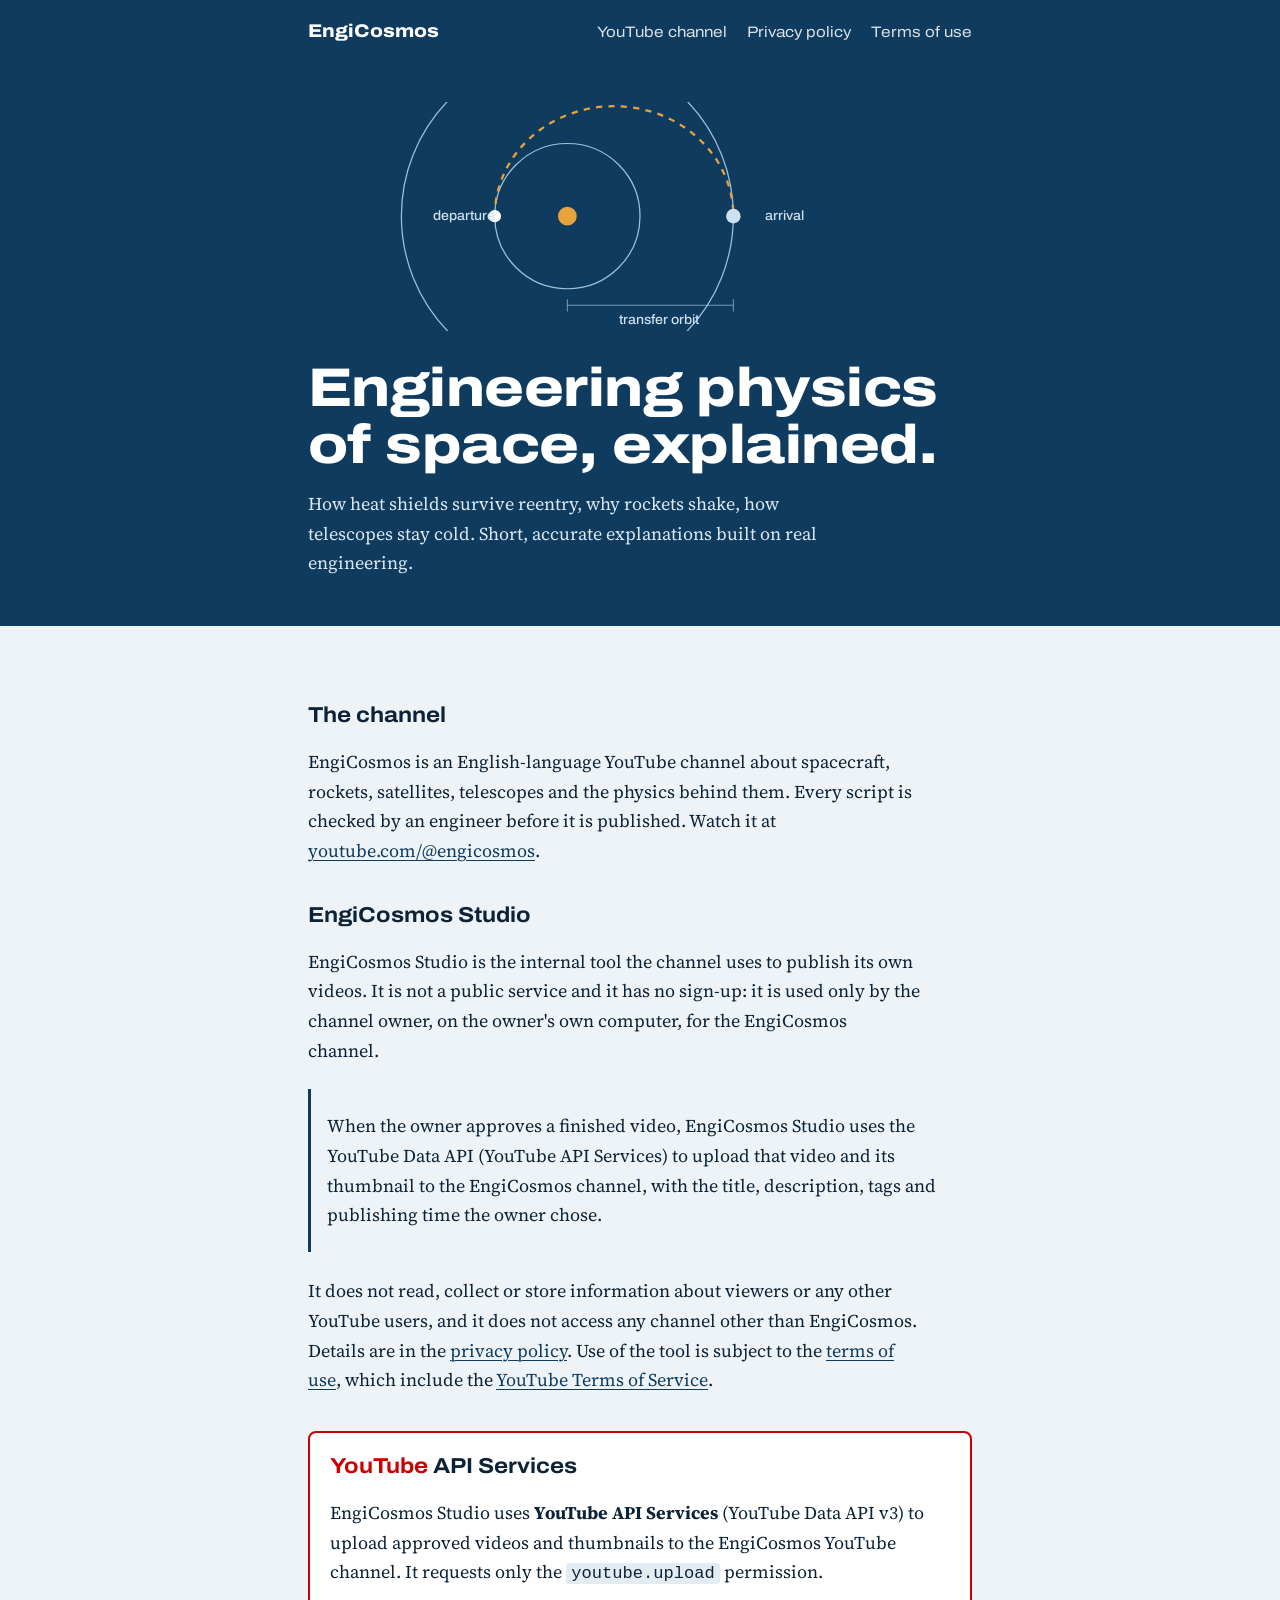
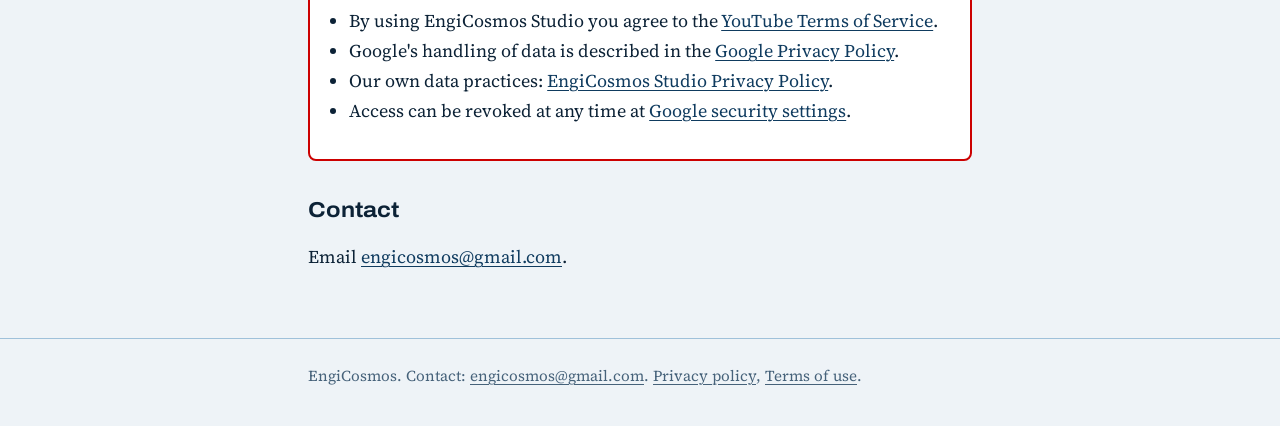
<file: index.html>
<!doctype html><html lang="en"><head><meta charset="utf-8"><meta name="viewport" content="width=device-width, initial-scale=1">
<link rel="preconnect" href="https://fonts.googleapis.com"><link rel="preconnect" href="https://fonts.gstatic.com" crossorigin>
<link href="https://fonts.googleapis.com/css2?family=Archivo:wdth,wght@62..125,400..800&family=Source+Serif+4:opsz,wght@8..60,400;600&display=swap" rel="stylesheet">
<link rel="stylesheet" href="style.css">
<title>EngiCosmos – engineering physics of space</title>
<meta name="description" content="EngiCosmos is a YouTube channel that explains how spacecraft, rockets and telescopes work through engineering physics. EngiCosmos Studio is the channel's internal publishing tool.">
</head><body>
<header class="site"><div class="wrap"><nav aria-label="Main">
<a class="brand" href="index.html">EngiCosmos</a>
<a href="https://www.youtube.com/@engicosmos">YouTube channel</a>
<a href="privacy.html">Privacy policy</a>
<a href="terms.html">Terms of use</a>
</nav></div></header>
<section class="hero"><div class="wrap">
<svg viewBox="0 0 640 220" role="img" aria-label="Line drawing of a transfer orbit from an inner planet to an outer planet around the Sun">
<circle cx="250" cy="110" r="9" fill="#e8a33d"/>
<circle class="trace" cx="250" cy="110" r="70"/><circle class="trace" cx="250" cy="110" r="160"/>
<path class="path" d="M180 110 A115 106 0 0 1 410 110"/>
<circle cx="180" cy="110" r="6" fill="#fff"/><circle cx="410" cy="110" r="7" fill="#cfe0ee"/>
<line class="dim" x1="250" y1="196" x2="410" y2="196"/><line class="dim" x1="250" y1="190" x2="250" y2="202"/><line class="dim" x1="410" y1="190" x2="410" y2="202"/>
<text class="lbl" x="300" y="214">transfer orbit</text><text class="lbl" x="440" y="114">arrival</text><text class="lbl" x="120" y="114">departure</text>
</svg>
<h1>Engineering physics of space, explained.</h1>
<p>How heat shields survive reentry, why rockets shake, how telescopes stay cold. Short, accurate explanations built on real engineering.</p>
</div></section>
<main><div class="wrap">
<h2>The channel</h2>
<p>EngiCosmos is an English-language YouTube channel about spacecraft, rockets, satellites, telescopes and the physics behind them. Every script is checked by an engineer before it is published. Watch it at <a href="https://www.youtube.com/@engicosmos">youtube.com/@engicosmos</a>.</p>
<h2>EngiCosmos Studio</h2>
<p>EngiCosmos Studio is the internal tool the channel uses to publish its own videos. It is not a public service and it has no sign-up: it is used only by the channel owner, on the owner's own computer, for the EngiCosmos channel.</p>
<div class="panel">
<p>When the owner approves a finished video, EngiCosmos Studio uses the YouTube Data API (YouTube API Services) to upload that video and its thumbnail to the EngiCosmos channel, with the title, description, tags and publishing time the owner chose.</p>
</div>
<p>It does not read, collect or store information about viewers or any other YouTube users, and it does not access any channel other than EngiCosmos. Details are in the <a href="privacy.html">privacy policy</a>. Use of the tool is subject to the <a href="terms.html">terms of use</a>, which include the <a href="https://www.youtube.com/t/terms">YouTube Terms of Service</a>.</p>
<section class="yt" aria-labelledby="yt-h">
<h2 id="yt-h"><span class="ytword">YouTube</span> API Services</h2>
<p>EngiCosmos Studio uses <strong>YouTube API Services</strong> (YouTube Data API v3) to upload approved videos and thumbnails to the EngiCosmos YouTube channel. It requests only the <code>youtube.upload</code> permission.</p>
<ul>
<li>By using EngiCosmos Studio you agree to the <a href="https://www.youtube.com/t/terms">YouTube Terms of Service</a>.</li>
<li>Google's handling of data is described in the <a href="https://policies.google.com/privacy">Google Privacy Policy</a>.</li>
<li>Our own data practices: <a href="privacy.html">EngiCosmos Studio Privacy Policy</a>.</li>
<li>Access can be revoked at any time at <a href="https://security.google.com/settings/security/permissions">Google security settings</a>.</li>
</ul>
</section>
<h2>Contact</h2>
<p>Email <a href="mailto:engicosmos@gmail.com">engicosmos@gmail.com</a>.</p>
</div></main>
<footer><div class="wrap">EngiCosmos. Contact: <a href="mailto:engicosmos@gmail.com">engicosmos@gmail.com</a>. <a href="privacy.html">Privacy policy</a>, <a href="terms.html">Terms of use</a>.</div></footer></body></html>
</file>
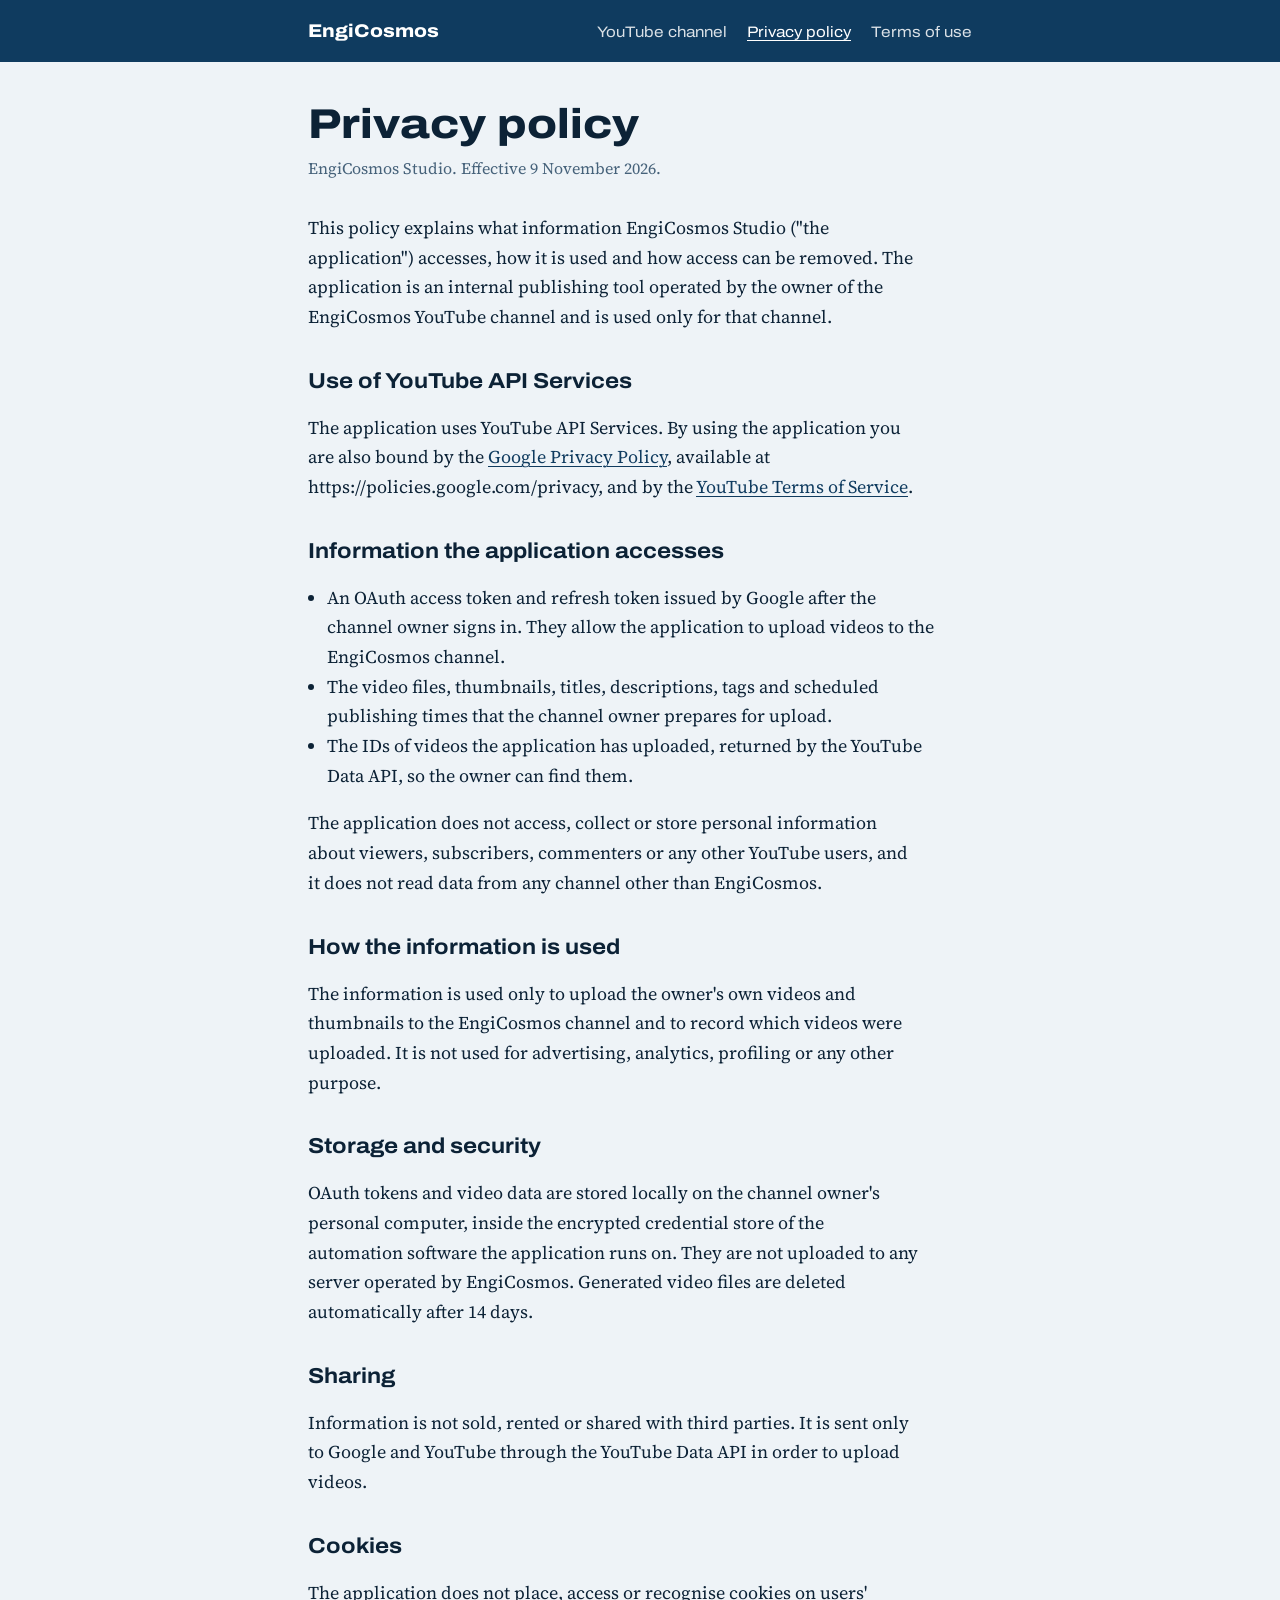
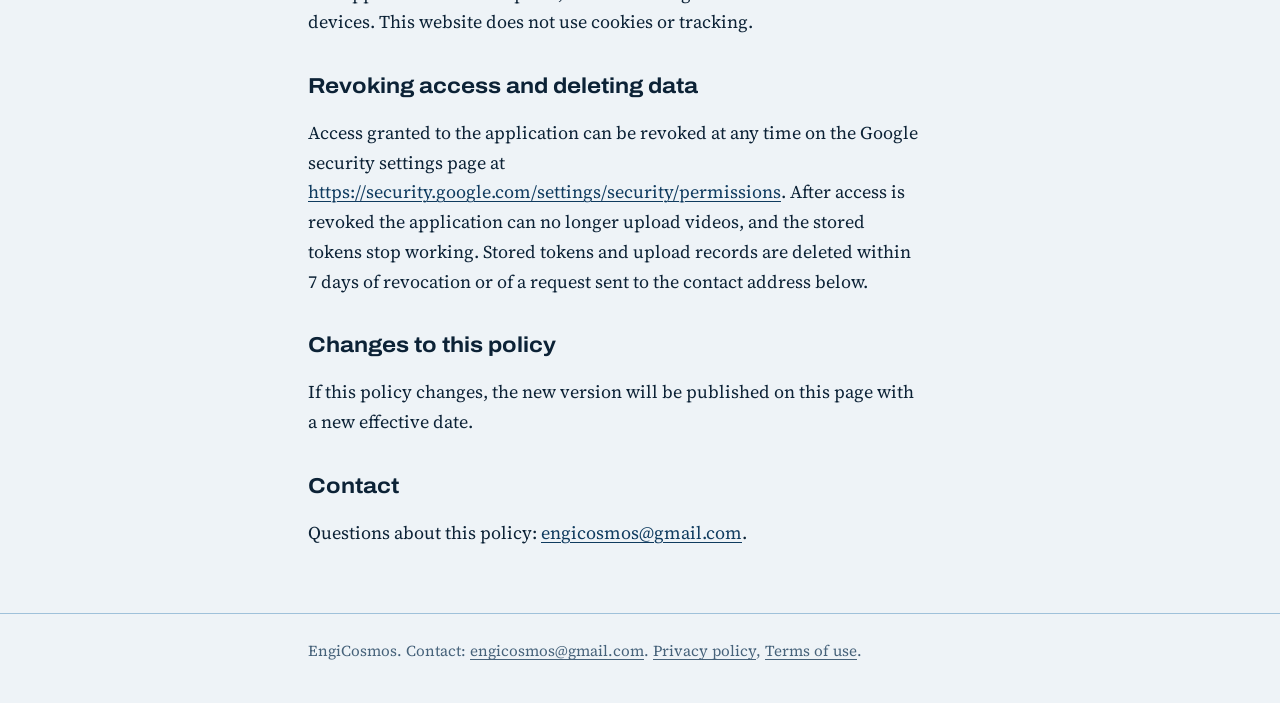
<file: privacy.html>
<!doctype html><html lang="en"><head><meta charset="utf-8"><meta name="viewport" content="width=device-width, initial-scale=1">
<link rel="preconnect" href="https://fonts.googleapis.com"><link rel="preconnect" href="https://fonts.gstatic.com" crossorigin>
<link href="https://fonts.googleapis.com/css2?family=Archivo:wdth,wght@62..125,400..800&family=Source+Serif+4:opsz,wght@8..60,400;600&display=swap" rel="stylesheet">
<link rel="stylesheet" href="style.css">
<title>Privacy policy – EngiCosmos Studio</title></head><body>
<header class="site"><div class="wrap"><nav aria-label="Main">
<a class="brand" href="index.html">EngiCosmos</a>
<a href="https://www.youtube.com/@engicosmos">YouTube channel</a>
<a href="privacy.html" aria-current="page">Privacy policy</a>
<a href="terms.html">Terms of use</a>
</nav></div></header>
<main><div class="wrap">
<h1 class="page">Privacy policy</h1>
<p class="meta">EngiCosmos Studio. Effective 9 November 2026.</p>
<p>This policy explains what information EngiCosmos Studio ("the application") accesses, how it is used and how access can be removed. The application is an internal publishing tool operated by the owner of the EngiCosmos YouTube channel and is used only for that channel.</p>
<h2>Use of YouTube API Services</h2>
<p>The application uses YouTube API Services. By using the application you are also bound by the <a href="https://policies.google.com/privacy">Google Privacy Policy</a>, available at https://policies.google.com/privacy, and by the <a href="https://www.youtube.com/t/terms">YouTube Terms of Service</a>.</p>
<h2>Information the application accesses</h2>
<ul>
<li>An OAuth access token and refresh token issued by Google after the channel owner signs in. They allow the application to upload videos to the EngiCosmos channel.</li>
<li>The video files, thumbnails, titles, descriptions, tags and scheduled publishing times that the channel owner prepares for upload.</li>
<li>The IDs of videos the application has uploaded, returned by the YouTube Data API, so the owner can find them.</li>
</ul>
<p>The application does not access, collect or store personal information about viewers, subscribers, commenters or any other YouTube users, and it does not read data from any channel other than EngiCosmos.</p>
<h2>How the information is used</h2>
<p>The information is used only to upload the owner's own videos and thumbnails to the EngiCosmos channel and to record which videos were uploaded. It is not used for advertising, analytics, profiling or any other purpose.</p>
<h2>Storage and security</h2>
<p>OAuth tokens and video data are stored locally on the channel owner's personal computer, inside the encrypted credential store of the automation software the application runs on. They are not uploaded to any server operated by EngiCosmos. Generated video files are deleted automatically after 14 days.</p>
<h2>Sharing</h2>
<p>Information is not sold, rented or shared with third parties. It is sent only to Google and YouTube through the YouTube Data API in order to upload videos.</p>
<h2>Cookies</h2>
<p>The application does not place, access or recognise cookies on users' devices. This website does not use cookies or tracking.</p>
<h2>Revoking access and deleting data</h2>
<p>Access granted to the application can be revoked at any time on the Google security settings page at <a href="https://security.google.com/settings/security/permissions">https://security.google.com/settings/security/permissions</a>. After access is revoked the application can no longer upload videos, and the stored tokens stop working. Stored tokens and upload records are deleted within 7 days of revocation or of a request sent to the contact address below.</p>
<h2>Changes to this policy</h2>
<p>If this policy changes, the new version will be published on this page with a new effective date.</p>
<h2>Contact</h2>
<p>Questions about this policy: <a href="mailto:engicosmos@gmail.com">engicosmos@gmail.com</a>.</p>
</div></main>
<footer><div class="wrap">EngiCosmos. Contact: <a href="mailto:engicosmos@gmail.com">engicosmos@gmail.com</a>. <a href="privacy.html">Privacy policy</a>, <a href="terms.html">Terms of use</a>.</div></footer></body></html>
</file>
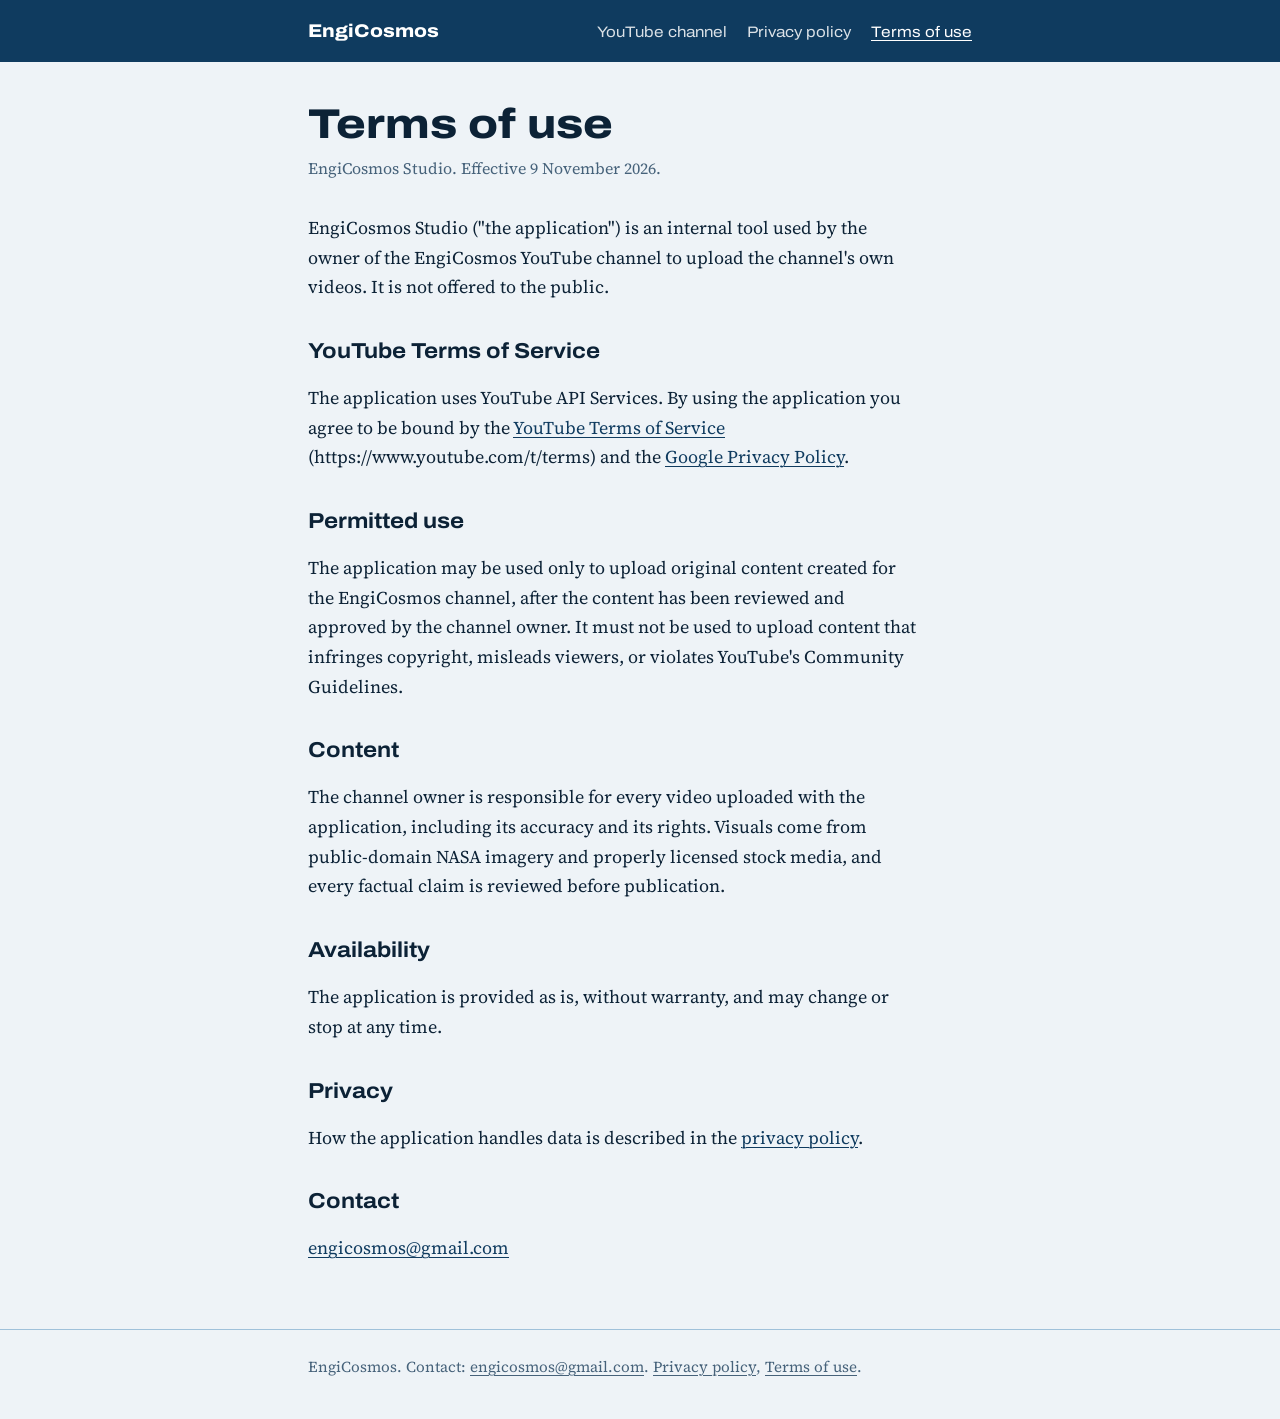
<file: terms.html>
<!doctype html><html lang="en"><head><meta charset="utf-8"><meta name="viewport" content="width=device-width, initial-scale=1">
<link rel="preconnect" href="https://fonts.googleapis.com"><link rel="preconnect" href="https://fonts.gstatic.com" crossorigin>
<link href="https://fonts.googleapis.com/css2?family=Archivo:wdth,wght@62..125,400..800&family=Source+Serif+4:opsz,wght@8..60,400;600&display=swap" rel="stylesheet">
<link rel="stylesheet" href="style.css">
<title>Terms of use – EngiCosmos Studio</title></head><body>
<header class="site"><div class="wrap"><nav aria-label="Main">
<a class="brand" href="index.html">EngiCosmos</a>
<a href="https://www.youtube.com/@engicosmos">YouTube channel</a>
<a href="privacy.html">Privacy policy</a>
<a href="terms.html" aria-current="page">Terms of use</a>
</nav></div></header>
<main><div class="wrap">
<h1 class="page">Terms of use</h1>
<p class="meta">EngiCosmos Studio. Effective 9 November 2026.</p>
<p>EngiCosmos Studio ("the application") is an internal tool used by the owner of the EngiCosmos YouTube channel to upload the channel's own videos. It is not offered to the public.</p>
<h2>YouTube Terms of Service</h2>
<p>The application uses YouTube API Services. By using the application you agree to be bound by the <a href="https://www.youtube.com/t/terms">YouTube Terms of Service</a> (https://www.youtube.com/t/terms) and the <a href="https://policies.google.com/privacy">Google Privacy Policy</a>.</p>
<h2>Permitted use</h2>
<p>The application may be used only to upload original content created for the EngiCosmos channel, after the content has been reviewed and approved by the channel owner. It must not be used to upload content that infringes copyright, misleads viewers, or violates YouTube's Community Guidelines.</p>
<h2>Content</h2>
<p>The channel owner is responsible for every video uploaded with the application, including its accuracy and its rights. Visuals come from public-domain NASA imagery and properly licensed stock media, and every factual claim is reviewed before publication.</p>
<h2>Availability</h2>
<p>The application is provided as is, without warranty, and may change or stop at any time.</p>
<h2>Privacy</h2>
<p>How the application handles data is described in the <a href="privacy.html">privacy policy</a>.</p>
<h2>Contact</h2>
<p><a href="mailto:engicosmos@gmail.com">engicosmos@gmail.com</a></p>
</div></main>
<footer><div class="wrap">EngiCosmos. Contact: <a href="mailto:engicosmos@gmail.com">engicosmos@gmail.com</a>. <a href="privacy.html">Privacy policy</a>, <a href="terms.html">Terms of use</a>.</div></footer></body></html>
</file>
<file: style.css>
:root{--ink:#0c2236;--paper:#eef3f7;--plate:#0f3b5f;--line:#9fc1da;--signal:#e8a33d;--muted:#46627a}
*{box-sizing:border-box}
html{-webkit-text-size-adjust:100%}
body{margin:0;background:var(--paper);color:var(--ink);font:400 1.125rem/1.65 "Source Serif 4",Georgia,"Times New Roman",serif}
a{color:var(--plate);text-decoration-thickness:1px;text-underline-offset:3px}
a:hover{text-decoration-thickness:2px}
a:focus-visible{outline:3px solid var(--signal);outline-offset:2px;border-radius:2px}
.wrap{max-width:44rem;margin:0 auto;padding:0 1.25rem}
header.site{background:var(--plate);color:#fff}
header.site nav{display:flex;flex-wrap:wrap;gap:1.25rem;align-items:baseline;padding:1rem 0}
header.site a{color:#fff;font-family:"Archivo",Arial,sans-serif;font-stretch:112%;text-decoration:none}
header.site a.brand{font-weight:800;font-size:1.15rem;margin-right:auto}
header.site a:not(.brand){font-size:.95rem;opacity:.85}
header.site a:hover,header.site a[aria-current]{opacity:1;text-decoration:underline}
.hero{background:var(--plate);color:#fff;padding:1rem 0 3rem}
.hero h1{font-family:"Archivo",Arial,sans-serif;font-stretch:118%;font-weight:800;font-size:clamp(2.1rem,6vw,3.4rem);line-height:1.05;letter-spacing:-.01em;margin:.5rem 0 1rem;max-width:16ch}
.hero p{max-width:34rem;color:#dbe8f2;margin:0}
.hero svg{display:block;width:100%;height:auto;margin:1.5rem 0 1.75rem}
.trace{fill:none;stroke:var(--line);stroke-width:1.2}
.dim{stroke:var(--line);stroke-width:1;opacity:.7}
.path{fill:none;stroke:var(--signal);stroke-width:2.2;stroke-dasharray:6 6}
.lbl{fill:#cfe0ee;font:500 13px "Archivo",Arial,sans-serif;font-stretch:105%}
main{padding:2.5rem 0 3rem}
h1.page{font-family:"Archivo",Arial,sans-serif;font-stretch:115%;font-weight:800;font-size:clamp(1.9rem,5vw,2.6rem);line-height:1.1;margin:0 0 .4rem}
h2{font-family:"Archivo",Arial,sans-serif;font-stretch:110%;font-weight:700;font-size:1.35rem;line-height:1.25;margin:2.25rem 0 .5rem}
p,li{max-width:68ch}
ul{padding-left:1.2rem}
.meta{color:var(--muted);font-size:1rem;margin:0 0 2rem}
.panel{border-left:3px solid var(--plate);padding:.25rem 0 .25rem 1rem;margin:1.5rem 0}
footer{border-top:1px solid var(--line);color:var(--muted);font-size:.95rem;padding:1.5rem 0 2.5rem}
footer a{color:var(--muted)}
@media (prefers-reduced-motion:no-preference){.path{animation:dash 14s linear infinite}@keyframes dash{to{stroke-dashoffset:-240}}}
.yt{border:2px solid #cc0000;border-radius:8px;padding:.5rem 1.25rem 1rem;margin:2.25rem 0;background:#fff}
.yt h2{margin-top:.75rem}
.ytword{color:#cc0000}
code{font-size:.95em;background:#e3ecf3;padding:.05em .3em;border-radius:3px}
</file>
